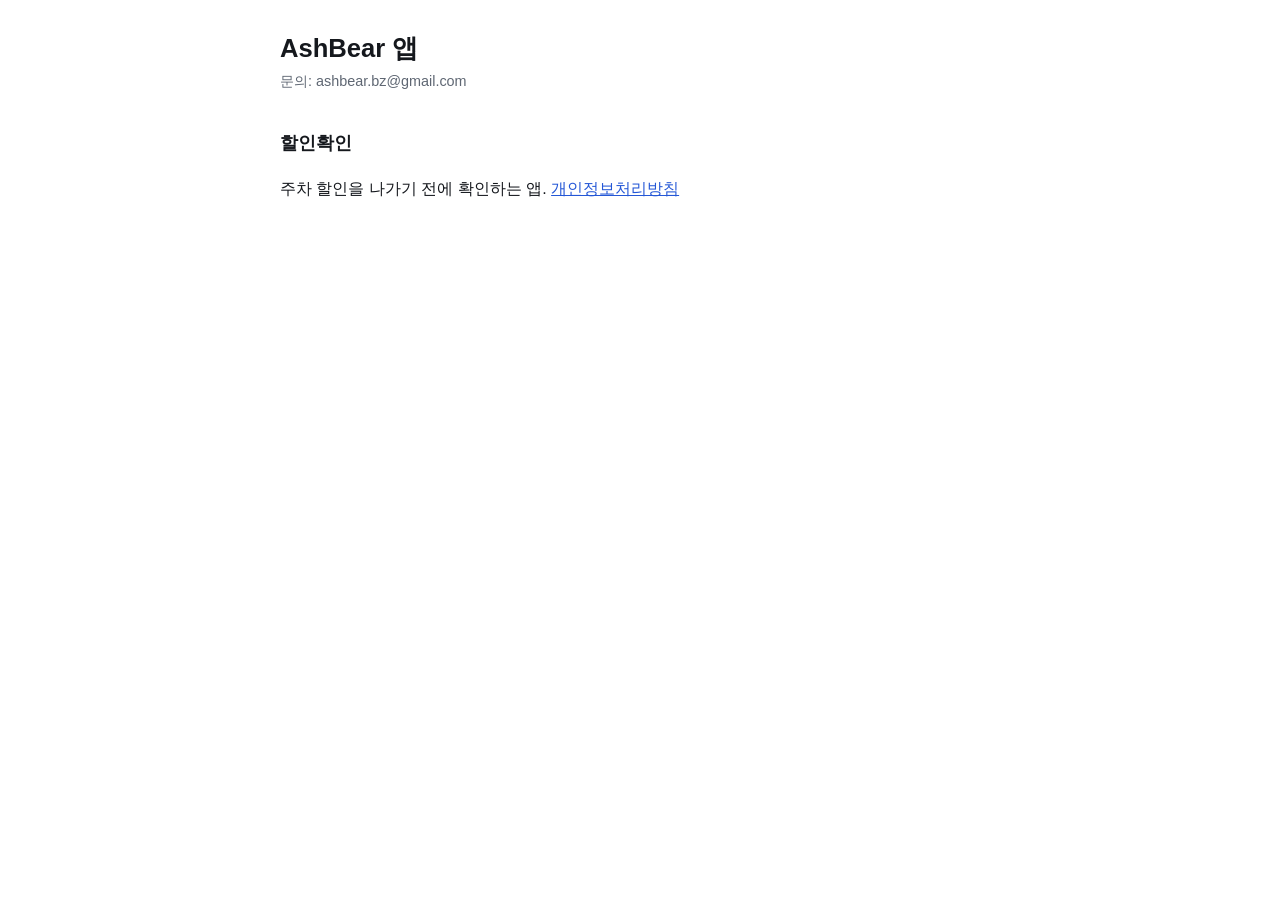
<file: index.html>
<!doctype html>
<html lang="ko">
<head>
<meta charset="utf-8">
<meta name="viewport" content="width=device-width, initial-scale=1">
<title>AshBear 앱</title>
<link rel="stylesheet" href="style.css">
</head>
<body>
<main>
<h1>AshBear 앱</h1>
<p class="meta">문의: ashbear.bz@gmail.com</p>
<h2>할인확인</h2>
<p>주차 할인을 나가기 전에 확인하는 앱. <a href="parking-discount/privacy.html">개인정보처리방침</a></p>
</main>
</body>
</html>
</file>
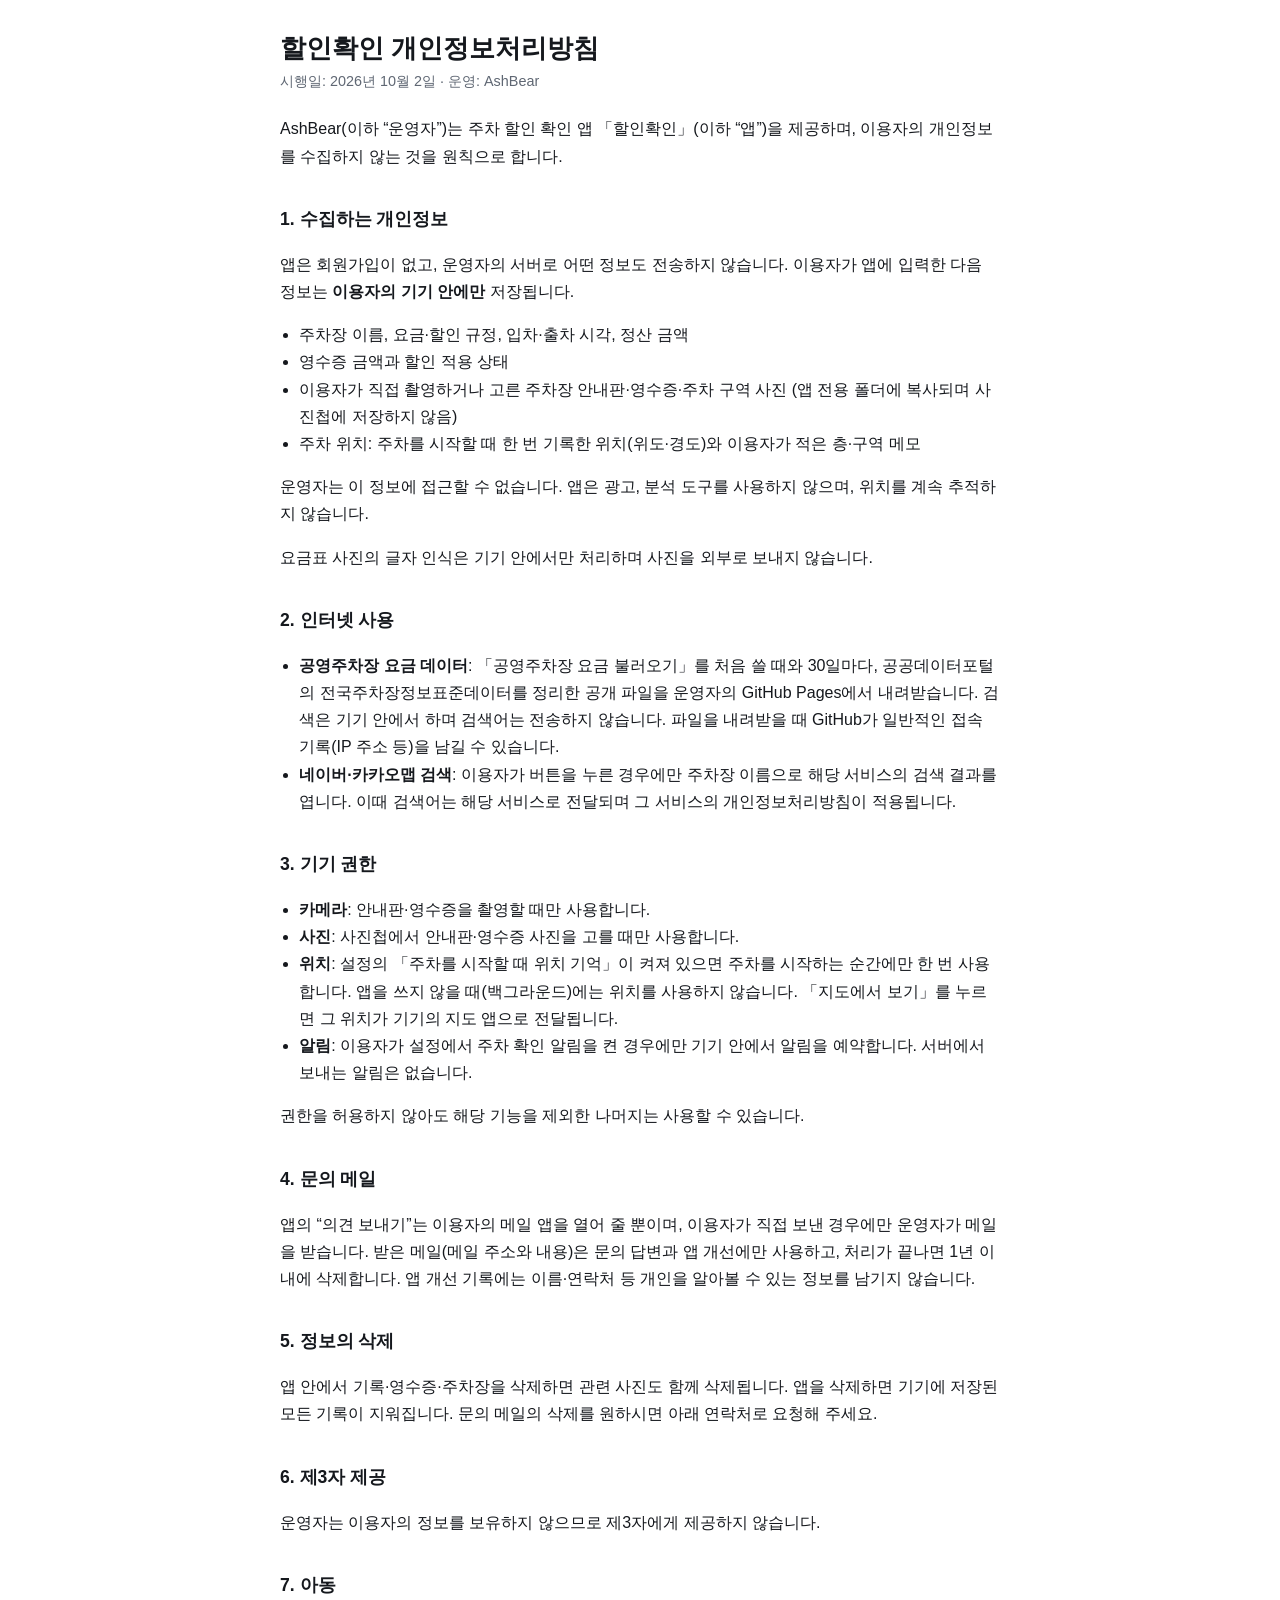
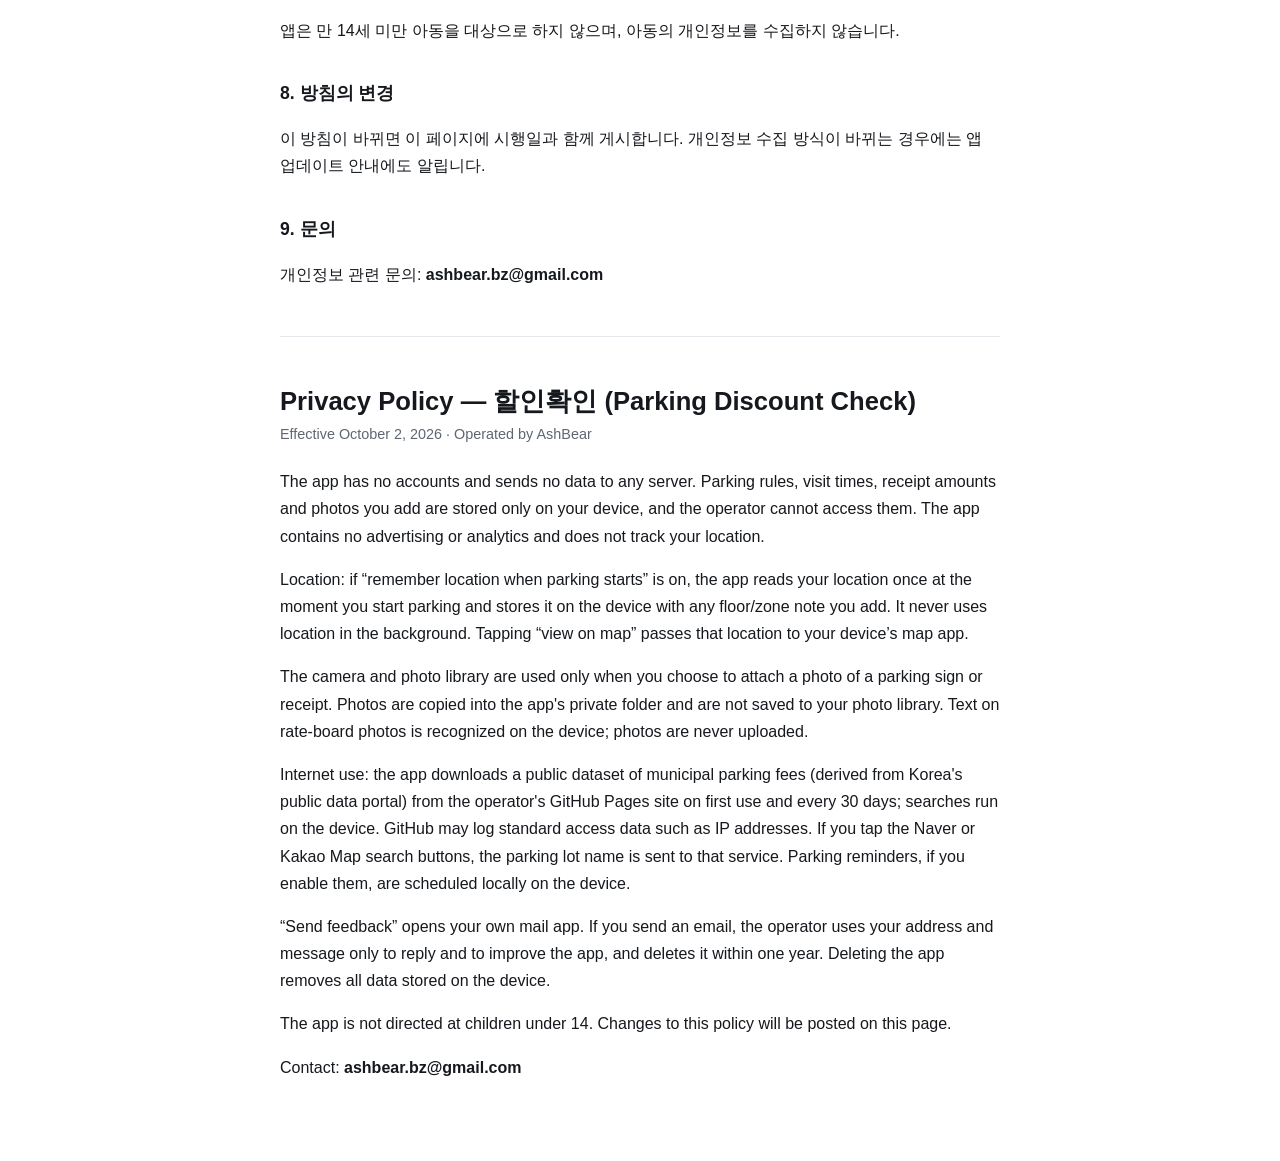
<file: parking-discount/privacy.html>
<!doctype html>
<html lang="ko">
<head>
<meta charset="utf-8">
<meta name="viewport" content="width=device-width, initial-scale=1">
<title>할인확인 개인정보처리방침</title>
<link rel="stylesheet" href="../style.css">
</head>
<body>
<main>
<h1>할인확인 개인정보처리방침</h1>
<p class="meta">시행일: 2026년 10월 2일 · 운영: AshBear</p>

<p>AshBear(이하 “운영자”)는 주차 할인 확인 앱 「할인확인」(이하 “앱”)을 제공하며, 이용자의 개인정보를 수집하지 않는 것을 원칙으로 합니다.</p>

<h2>1. 수집하는 개인정보</h2>
<p>앱은 회원가입이 없고, 운영자의 서버로 어떤 정보도 전송하지 않습니다. 이용자가 앱에 입력한 다음 정보는 <strong>이용자의 기기 안에만</strong> 저장됩니다.</p>
<ul>
  <li>주차장 이름, 요금·할인 규정, 입차·출차 시각, 정산 금액</li>
  <li>영수증 금액과 할인 적용 상태</li>
  <li>이용자가 직접 촬영하거나 고른 주차장 안내판·영수증·주차 구역 사진 (앱 전용 폴더에 복사되며 사진첩에 저장하지 않음)</li>
  <li>주차 위치: 주차를 시작할 때 한 번 기록한 위치(위도·경도)와 이용자가 적은 층·구역 메모</li>
</ul>
<p>운영자는 이 정보에 접근할 수 없습니다. 앱은 광고, 분석 도구를 사용하지 않으며, 위치를 계속 추적하지 않습니다.</p>
<p>요금표 사진의 글자 인식은 기기 안에서만 처리하며 사진을 외부로 보내지 않습니다.</p>

<h2>2. 인터넷 사용</h2>
<ul>
  <li><strong>공영주차장 요금 데이터</strong>: 「공영주차장 요금 불러오기」를 처음 쓸 때와 30일마다, 공공데이터포털의 전국주차장정보표준데이터를 정리한 공개 파일을 운영자의 GitHub Pages에서 내려받습니다. 검색은 기기 안에서 하며 검색어는 전송하지 않습니다. 파일을 내려받을 때 GitHub가 일반적인 접속 기록(IP 주소 등)을 남길 수 있습니다.</li>
  <li><strong>네이버·카카오맵 검색</strong>: 이용자가 버튼을 누른 경우에만 주차장 이름으로 해당 서비스의 검색 결과를 엽니다. 이때 검색어는 해당 서비스로 전달되며 그 서비스의 개인정보처리방침이 적용됩니다.</li>
</ul>

<h2>3. 기기 권한</h2>
<ul>
  <li><strong>카메라</strong>: 안내판·영수증을 촬영할 때만 사용합니다.</li>
  <li><strong>사진</strong>: 사진첩에서 안내판·영수증 사진을 고를 때만 사용합니다.</li>
  <li><strong>위치</strong>: 설정의 「주차를 시작할 때 위치 기억」이 켜져 있으면 주차를 시작하는 순간에만 한 번 사용합니다. 앱을 쓰지 않을 때(백그라운드)에는 위치를 사용하지 않습니다. 「지도에서 보기」를 누르면 그 위치가 기기의 지도 앱으로 전달됩니다.</li>
  <li><strong>알림</strong>: 이용자가 설정에서 주차 확인 알림을 켠 경우에만 기기 안에서 알림을 예약합니다. 서버에서 보내는 알림은 없습니다.</li>
</ul>
<p>권한을 허용하지 않아도 해당 기능을 제외한 나머지는 사용할 수 있습니다.</p>

<h2>4. 문의 메일</h2>
<p>앱의 “의견 보내기”는 이용자의 메일 앱을 열어 줄 뿐이며, 이용자가 직접 보낸 경우에만 운영자가 메일을 받습니다. 받은 메일(메일 주소와 내용)은 문의 답변과 앱 개선에만 사용하고, 처리가 끝나면 1년 이내에 삭제합니다. 앱 개선 기록에는 이름·연락처 등 개인을 알아볼 수 있는 정보를 남기지 않습니다.</p>

<h2>5. 정보의 삭제</h2>
<p>앱 안에서 기록·영수증·주차장을 삭제하면 관련 사진도 함께 삭제됩니다. 앱을 삭제하면 기기에 저장된 모든 기록이 지워집니다. 문의 메일의 삭제를 원하시면 아래 연락처로 요청해 주세요.</p>

<h2>6. 제3자 제공</h2>
<p>운영자는 이용자의 정보를 보유하지 않으므로 제3자에게 제공하지 않습니다.</p>

<h2>7. 아동</h2>
<p>앱은 만 14세 미만 아동을 대상으로 하지 않으며, 아동의 개인정보를 수집하지 않습니다.</p>

<h2>8. 방침의 변경</h2>
<p>이 방침이 바뀌면 이 페이지에 시행일과 함께 게시합니다. 개인정보 수집 방식이 바뀌는 경우에는 앱 업데이트 안내에도 알립니다.</p>

<h2>9. 문의</h2>
<p>개인정보 관련 문의: <strong>ashbear.bz@gmail.com</strong></p>

<hr>

<h1 lang="en">Privacy Policy — 할인확인 (Parking Discount Check)</h1>
<div lang="en">
<p class="meta">Effective October 2, 2026 · Operated by AshBear</p>
<p>The app has no accounts and sends no data to any server. Parking rules, visit times, receipt amounts and photos you add are stored only on your device, and the operator cannot access them. The app contains no advertising or analytics and does not track your location.</p>
<p>Location: if “remember location when parking starts” is on, the app reads your location once at the moment you start parking and stores it on the device with any floor/zone note you add. It never uses location in the background. Tapping “view on map” passes that location to your device’s map app.</p>
<p>The camera and photo library are used only when you choose to attach a photo of a parking sign or receipt. Photos are copied into the app's private folder and are not saved to your photo library. Text on rate-board photos is recognized on the device; photos are never uploaded.</p>
<p>Internet use: the app downloads a public dataset of municipal parking fees (derived from Korea's public data portal) from the operator's GitHub Pages site on first use and every 30 days; searches run on the device. GitHub may log standard access data such as IP addresses. If you tap the Naver or Kakao Map search buttons, the parking lot name is sent to that service. Parking reminders, if you enable them, are scheduled locally on the device.</p>
<p>“Send feedback” opens your own mail app. If you send an email, the operator uses your address and message only to reply and to improve the app, and deletes it within one year. Deleting the app removes all data stored on the device.</p>
<p>The app is not directed at children under 14. Changes to this policy will be posted on this page.</p>
<p>Contact: <strong>ashbear.bz@gmail.com</strong></p>
</div>
</main>
</body>
</html>
</file>
<file: style.css>
:root { color-scheme: light dark; --fg: #15181d; --sub: #5f6773; --bg: #ffffff; --line: #e3e6eb; }
@media (prefers-color-scheme: dark) { :root { --fg: #eceef1; --sub: #a2a9b4; --bg: #121417; --line: #2a2e35; } }
body { margin: 0; background: var(--bg); color: var(--fg); font: 16px/1.7 -apple-system, BlinkMacSystemFont, "Apple SD Gothic Neo", "Noto Sans KR", sans-serif; }
main { max-width: 720px; margin: 0 auto; padding: 32px 20px 64px; }
h1 { font-size: 1.6rem; line-height: 1.3; margin: 0 0 4px; }
h2 { font-size: 1.1rem; margin: 2em 0 .4em; }
.meta { color: var(--sub); margin: 0 0 1.5em; font-size: .9rem; }
hr { border: 0; border-top: 1px solid var(--line); margin: 3em 0; }
a { color: #2457d6; }
ul { padding-left: 1.2em; }
</file>
